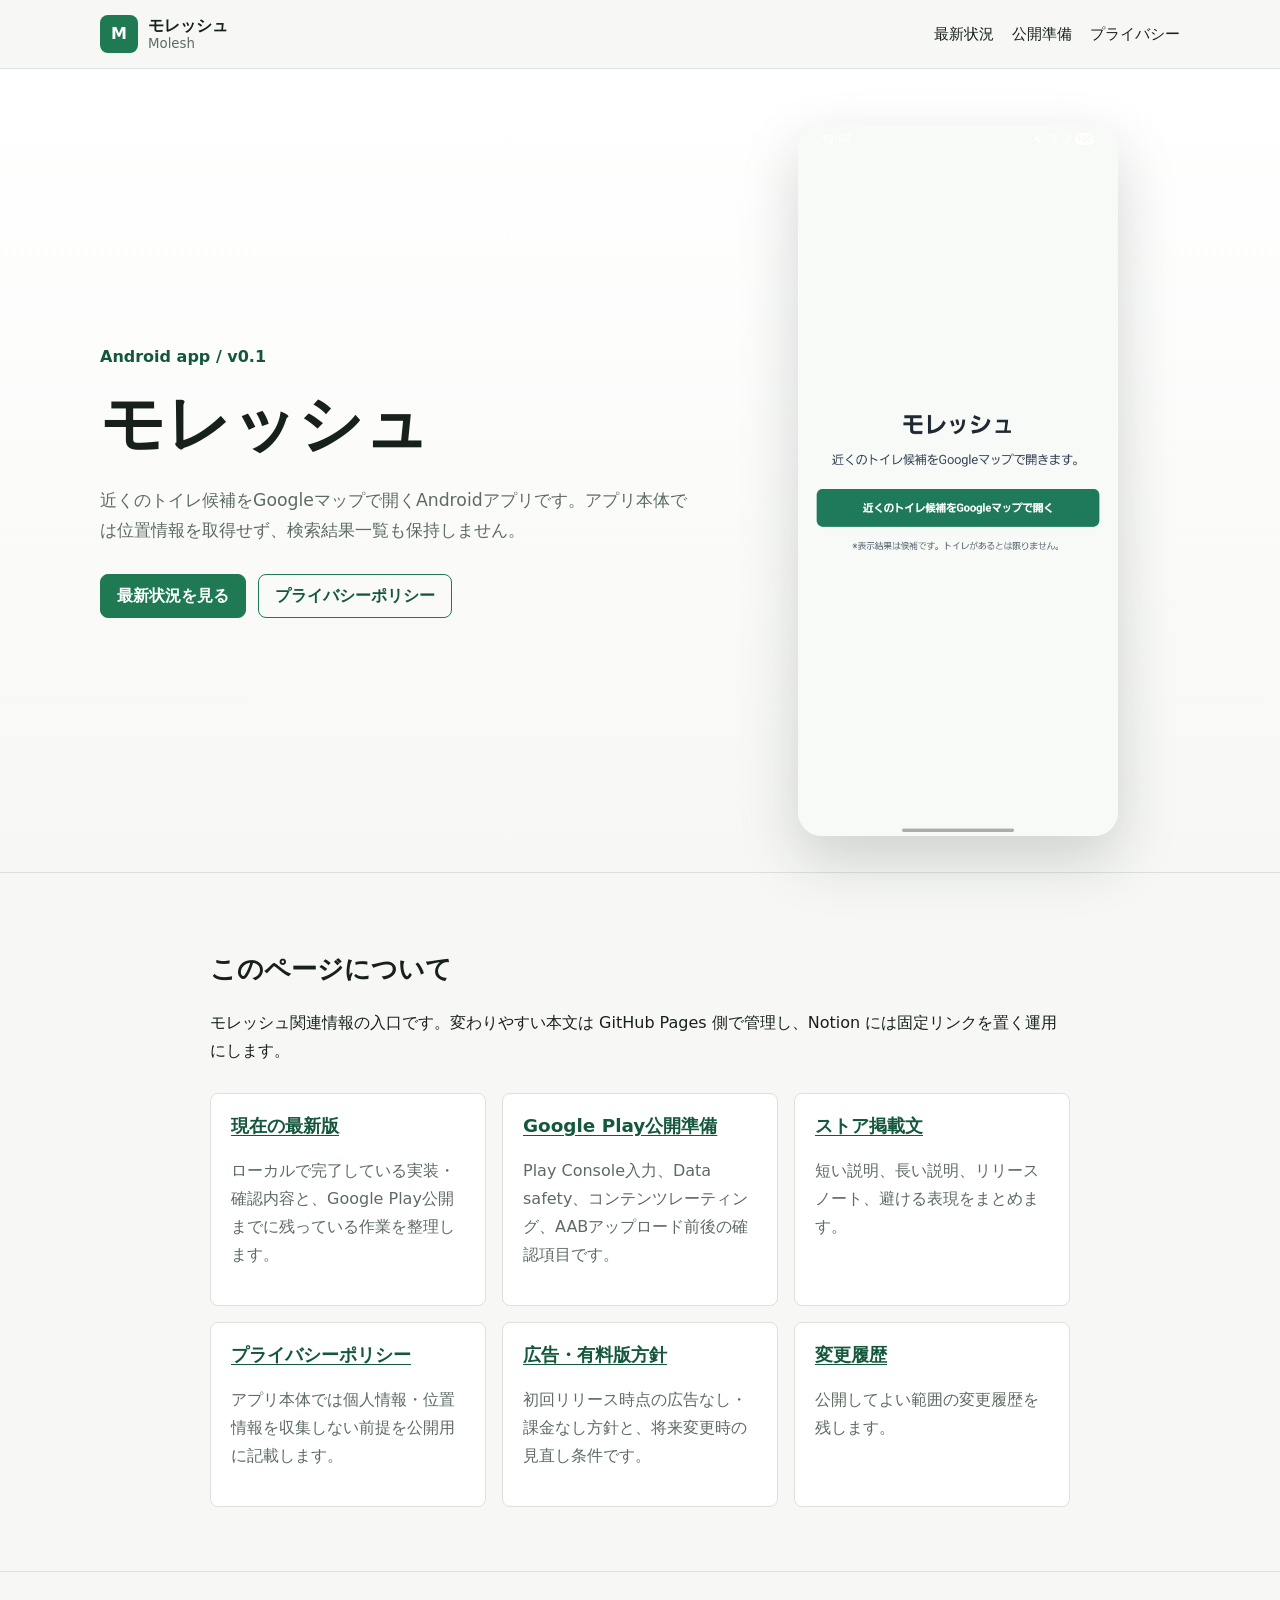
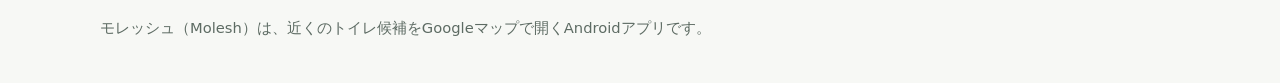
<file: molesh/index.html>
<!doctype html>
<html lang="ja">
<head>
  <meta charset="utf-8">
  <meta name="viewport" content="width=device-width, initial-scale=1">
  <title>モレッシュ HOME | モレッシュ（Molesh）</title>
  <meta name="description" content="モレッシュ関連情報の入口です。">
  <link rel="icon" href="/assets/favicon.svg" type="image/svg+xml">
  <link rel="stylesheet" href="/assets/css/style.css">
</head>
<body>
  <header class="site-header">
    <div class="wrap header-inner">
      <a class="brand" href="/molesh/" aria-label="モレッシュ HOME">
        <span class="brand-mark">M</span>
        <span>
          <strong>モレッシュ</strong>
          <small>Molesh</small>
        </span>
      </a>
      <nav class="site-nav" aria-label="主要ページ">
        <a href="/molesh/status/">最新状況</a>
        <a href="/molesh/google-play/">公開準備</a>
        <a href="/molesh/privacy-policy/">プライバシー</a>
      </nav>
    </div>
  </header>

  <main>
    <section class="hero">
  <div class="wrap hero-grid">
    <div>
      <p class="eyebrow">Android app / v0.1</p>
      <h1>モレッシュ</h1>
      <p class="lead">近くのトイレ候補をGoogleマップで開くAndroidアプリです。アプリ本体では位置情報を取得せず、検索結果一覧も保持しません。</p>
      <div class="actions">
        <a class="button" href="/molesh/status/">最新状況を見る</a>
        <a class="button secondary" href="/molesh/privacy-policy/">プライバシーポリシー</a>
      </div>
    </div>
    <img class="phone-shot" src="/store-assets/molesh-v0.1-main.png" alt="モレッシュ v0.1 のアプリ画面">
  </div>
</section>

<section class="content">
  <div class="wrap">
    <h2>このページについて</h2>
    <p>モレッシュ関連情報の入口です。変わりやすい本文は GitHub Pages 側で管理し、Notion には固定リンクを置く運用にします。</p>

    <div class="grid">
      <article class="card">
        <h3><a href="/molesh/status/">現在の最新版</a></h3>
        <p>ローカルで完了している実装・確認内容と、Google Play公開までに残っている作業を整理します。</p>
      </article>
      <article class="card">
        <h3><a href="/molesh/google-play/">Google Play公開準備</a></h3>
        <p>Play Console入力、Data safety、コンテンツレーティング、AABアップロード前後の確認項目です。</p>
      </article>
      <article class="card">
        <h3><a href="/molesh/store-listing/">ストア掲載文</a></h3>
        <p>短い説明、長い説明、リリースノート、避ける表現をまとめます。</p>
      </article>
      <article class="card">
        <h3><a href="/molesh/privacy-policy/">プライバシーポリシー</a></h3>
        <p>アプリ本体では個人情報・位置情報を収集しない前提を公開用に記載します。</p>
      </article>
      <article class="card">
        <h3><a href="/molesh/ads-plan/">広告・有料版方針</a></h3>
        <p>初回リリース時点の広告なし・課金なし方針と、将来変更時の見直し条件です。</p>
      </article>
      <article class="card">
        <h3><a href="/molesh/changelog/">変更履歴</a></h3>
        <p>公開してよい範囲の変更履歴を残します。</p>
      </article>
    </div>
  </div>
</section>

  </main>

  <footer class="site-footer">
    <div class="wrap">
      <p>モレッシュ（Molesh）は、近くのトイレ候補をGoogleマップで開くAndroidアプリです。</p>
    </div>
  </footer>
</body>
</html>
</file>
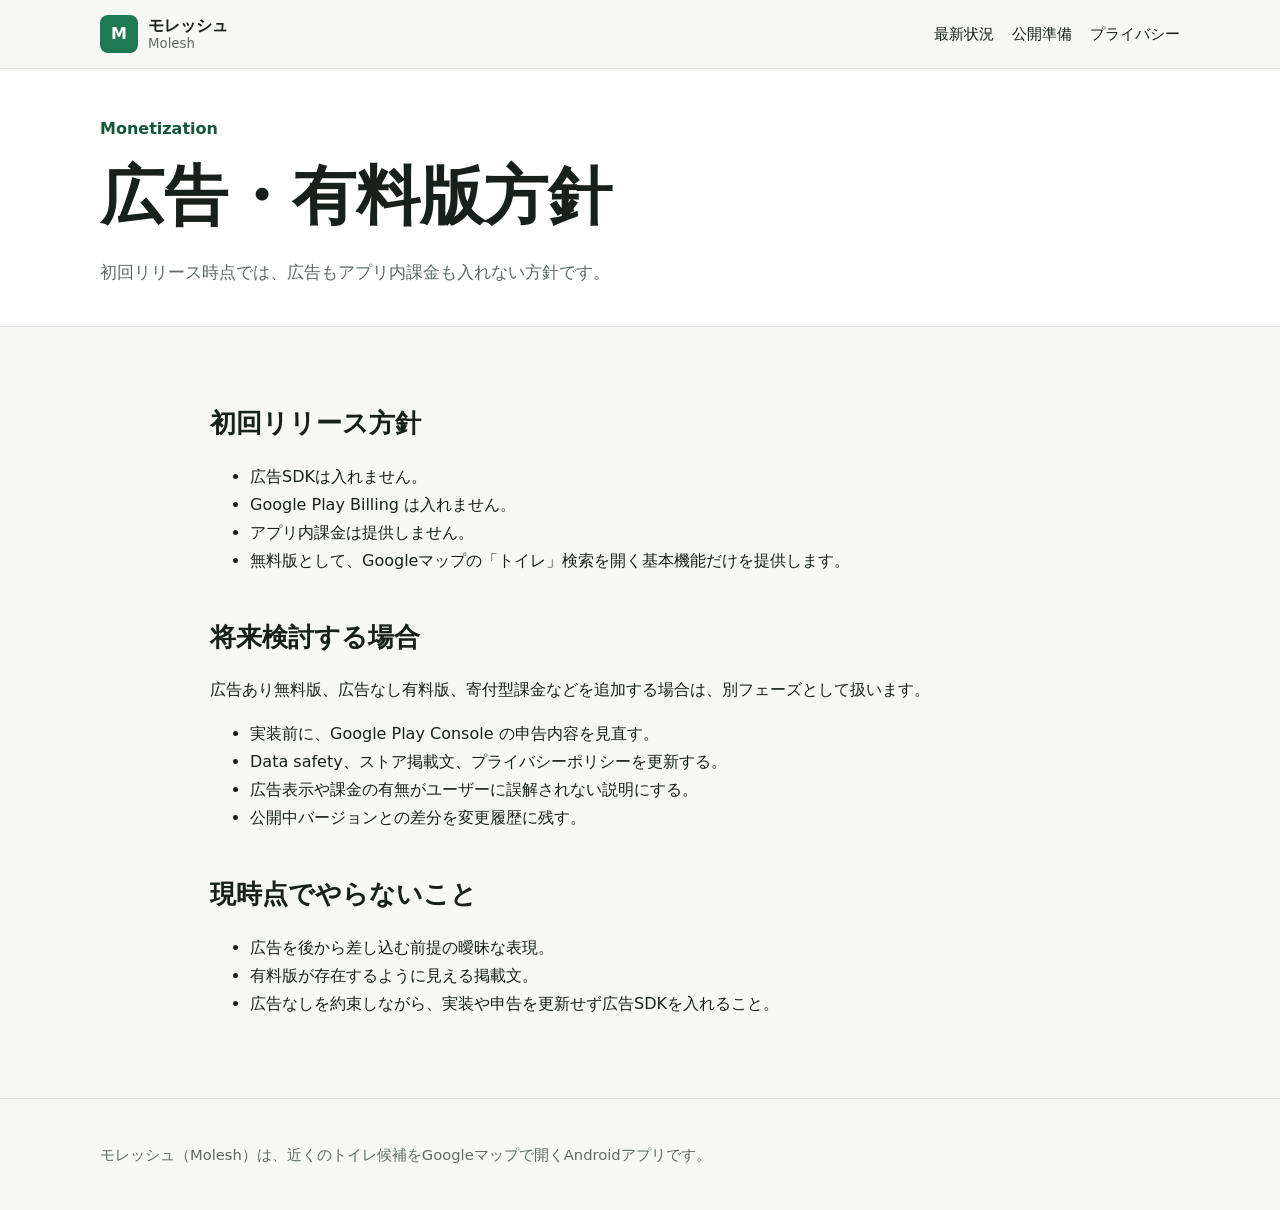
<file: molesh/ads-plan/index.html>
<!doctype html>
<html lang="ja">
<head>
  <meta charset="utf-8">
  <meta name="viewport" content="width=device-width, initial-scale=1">
  <title>広告・有料版方針 | モレッシュ（Molesh）</title>
  <meta name="description" content="モレッシュの広告と有料版に関する方針です。">
  <link rel="icon" href="/assets/favicon.svg" type="image/svg+xml">
  <link rel="stylesheet" href="/assets/css/style.css">
</head>
<body>
  <header class="site-header">
    <div class="wrap header-inner">
      <a class="brand" href="/molesh/" aria-label="モレッシュ HOME">
        <span class="brand-mark">M</span>
        <span>
          <strong>モレッシュ</strong>
          <small>Molesh</small>
        </span>
      </a>
      <nav class="site-nav" aria-label="主要ページ">
        <a href="/molesh/status/">最新状況</a>
        <a href="/molesh/google-play/">公開準備</a>
        <a href="/molesh/privacy-policy/">プライバシー</a>
      </nav>
    </div>
  </header>

  <main>
    <section class="page-title">
  <div class="wrap">
    <p class="eyebrow">Monetization</p>
    <h1>広告・有料版方針</h1>
    <p class="lead">初回リリース時点では、広告もアプリ内課金も入れない方針です。</p>
  </div>
</section>

<section class="content">
  <div class="wrap">
    <h2>初回リリース方針</h2>
    <ul>
      <li>広告SDKは入れません。</li>
      <li>Google Play Billing は入れません。</li>
      <li>アプリ内課金は提供しません。</li>
      <li>無料版として、Googleマップの「トイレ」検索を開く基本機能だけを提供します。</li>
    </ul>

    <h2>将来検討する場合</h2>
    <p>広告あり無料版、広告なし有料版、寄付型課金などを追加する場合は、別フェーズとして扱います。</p>
    <ul>
      <li>実装前に、Google Play Console の申告内容を見直す。</li>
      <li>Data safety、ストア掲載文、プライバシーポリシーを更新する。</li>
      <li>広告表示や課金の有無がユーザーに誤解されない説明にする。</li>
      <li>公開中バージョンとの差分を変更履歴に残す。</li>
    </ul>

    <h2>現時点でやらないこと</h2>
    <ul>
      <li>広告を後から差し込む前提の曖昧な表現。</li>
      <li>有料版が存在するように見える掲載文。</li>
      <li>広告なしを約束しながら、実装や申告を更新せず広告SDKを入れること。</li>
    </ul>
  </div>
</section>

  </main>

  <footer class="site-footer">
    <div class="wrap">
      <p>モレッシュ（Molesh）は、近くのトイレ候補をGoogleマップで開くAndroidアプリです。</p>
    </div>
  </footer>
</body>
</html>
</file>
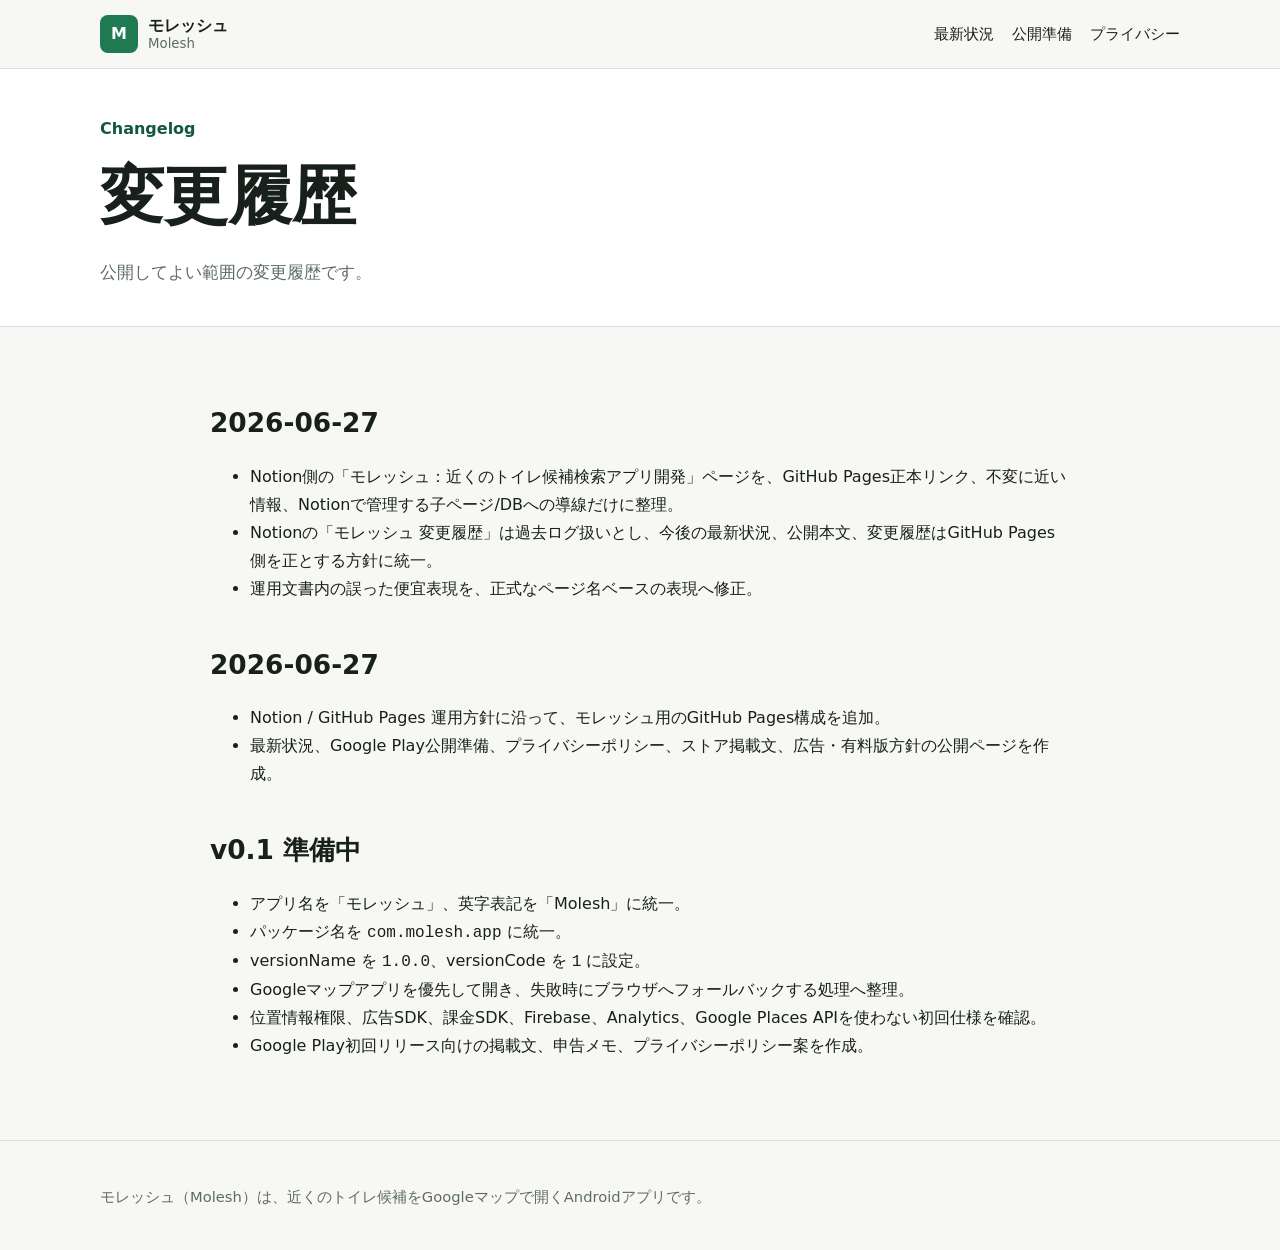
<file: molesh/changelog/index.html>
<!doctype html>
<html lang="ja">
<head>
  <meta charset="utf-8">
  <meta name="viewport" content="width=device-width, initial-scale=1">
  <title>変更履歴 | モレッシュ（Molesh）</title>
  <meta name="description" content="モレッシュの公開向け変更履歴です。">
  <link rel="icon" href="/assets/favicon.svg" type="image/svg+xml">
  <link rel="stylesheet" href="/assets/css/style.css">
</head>
<body>
  <header class="site-header">
    <div class="wrap header-inner">
      <a class="brand" href="/molesh/" aria-label="モレッシュ HOME">
        <span class="brand-mark">M</span>
        <span>
          <strong>モレッシュ</strong>
          <small>Molesh</small>
        </span>
      </a>
      <nav class="site-nav" aria-label="主要ページ">
        <a href="/molesh/status/">最新状況</a>
        <a href="/molesh/google-play/">公開準備</a>
        <a href="/molesh/privacy-policy/">プライバシー</a>
      </nav>
    </div>
  </header>

  <main>
    <section class="page-title">
  <div class="wrap">
    <p class="eyebrow">Changelog</p>
    <h1>変更履歴</h1>
    <p class="lead">公開してよい範囲の変更履歴です。</p>
  </div>
</section>

<section class="content">
  <div class="wrap">
    <h2>2026-06-27</h2>
    <ul>
      <li>Notion側の「モレッシュ：近くのトイレ候補検索アプリ開発」ページを、GitHub Pages正本リンク、不変に近い情報、Notionで管理する子ページ/DBへの導線だけに整理。</li>
      <li>Notionの「モレッシュ 変更履歴」は過去ログ扱いとし、今後の最新状況、公開本文、変更履歴はGitHub Pages側を正とする方針に統一。</li>
      <li>運用文書内の誤った便宜表現を、正式なページ名ベースの表現へ修正。</li>
    </ul>

    <h2>2026-06-27</h2>
    <ul>
      <li>Notion / GitHub Pages 運用方針に沿って、モレッシュ用のGitHub Pages構成を追加。</li>
      <li>最新状況、Google Play公開準備、プライバシーポリシー、ストア掲載文、広告・有料版方針の公開ページを作成。</li>
    </ul>

    <h2>v0.1 準備中</h2>
    <ul>
      <li>アプリ名を「モレッシュ」、英字表記を「Molesh」に統一。</li>
      <li>パッケージ名を <code>com.molesh.app</code> に統一。</li>
      <li>versionName を <code>1.0.0</code>、versionCode を <code>1</code> に設定。</li>
      <li>Googleマップアプリを優先して開き、失敗時にブラウザへフォールバックする処理へ整理。</li>
      <li>位置情報権限、広告SDK、課金SDK、Firebase、Analytics、Google Places APIを使わない初回仕様を確認。</li>
      <li>Google Play初回リリース向けの掲載文、申告メモ、プライバシーポリシー案を作成。</li>
    </ul>
  </div>
</section>

  </main>

  <footer class="site-footer">
    <div class="wrap">
      <p>モレッシュ（Molesh）は、近くのトイレ候補をGoogleマップで開くAndroidアプリです。</p>
    </div>
  </footer>
</body>
</html>
</file>
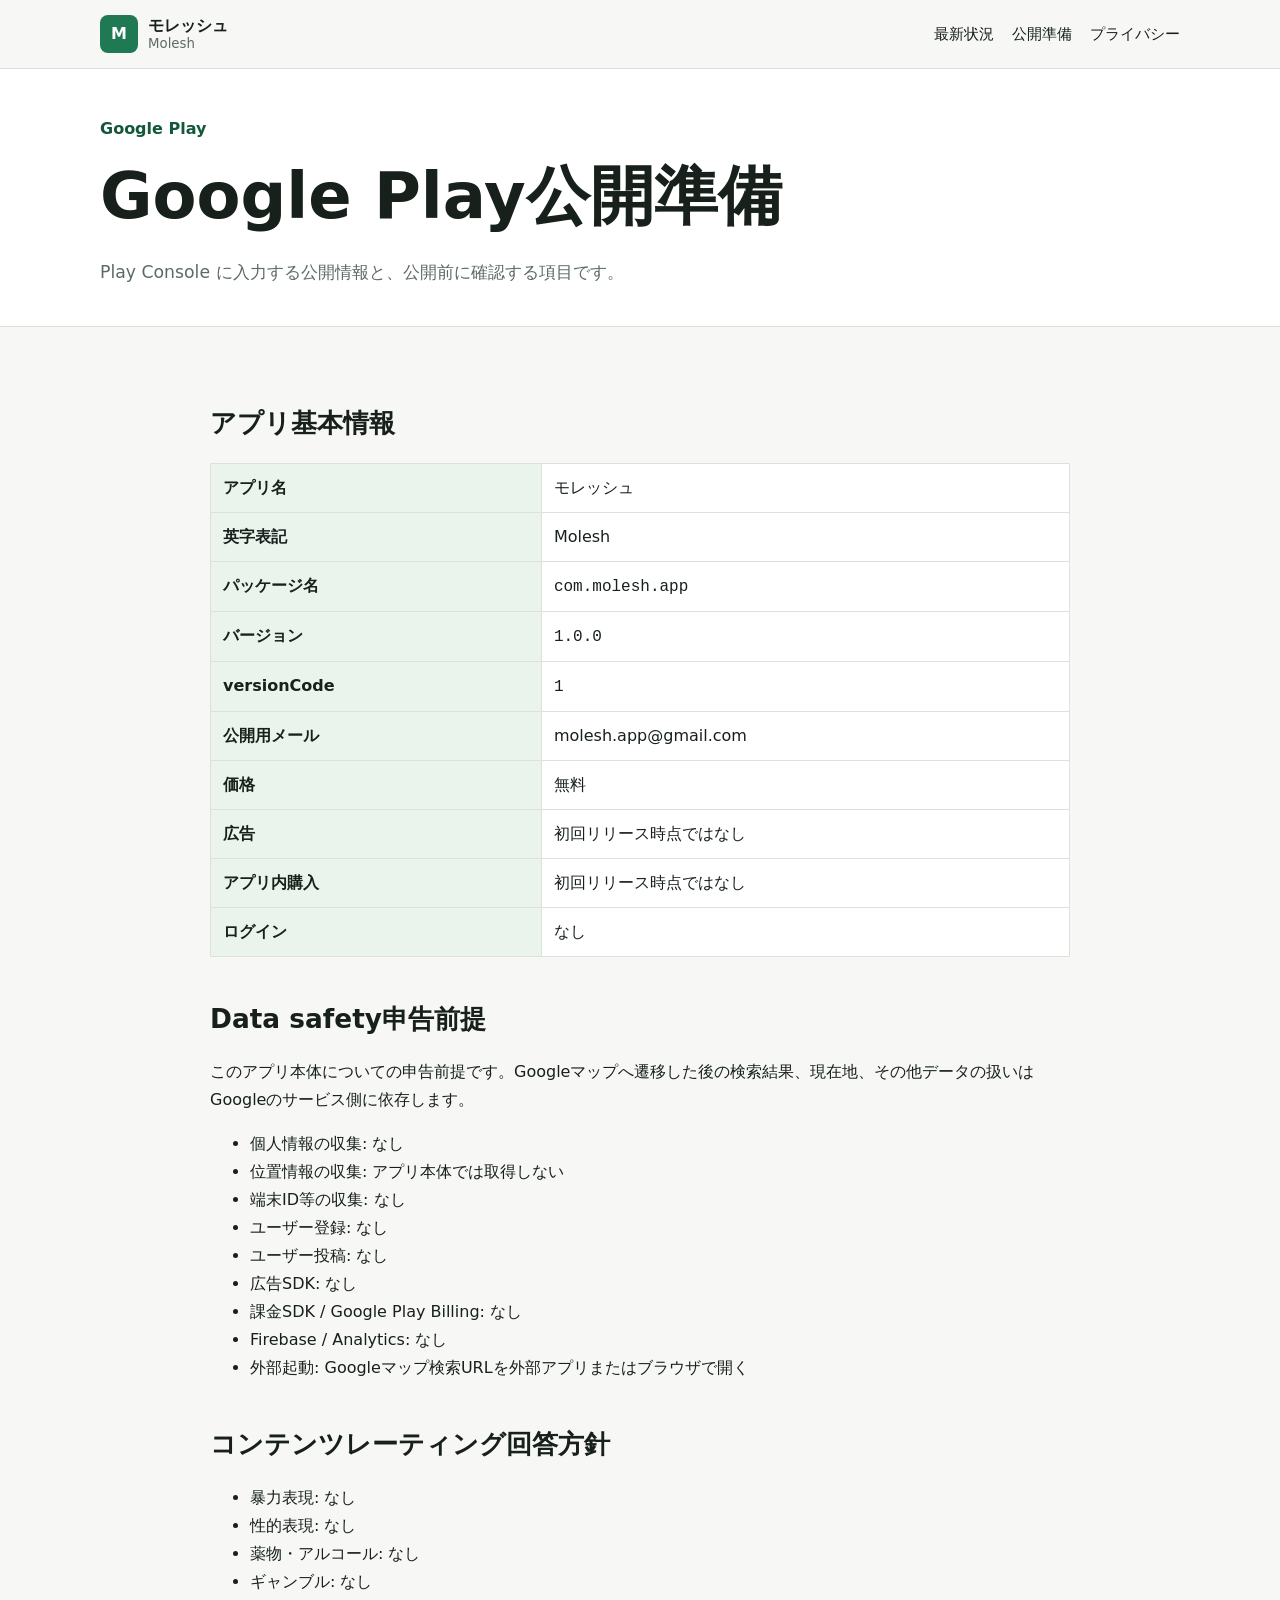
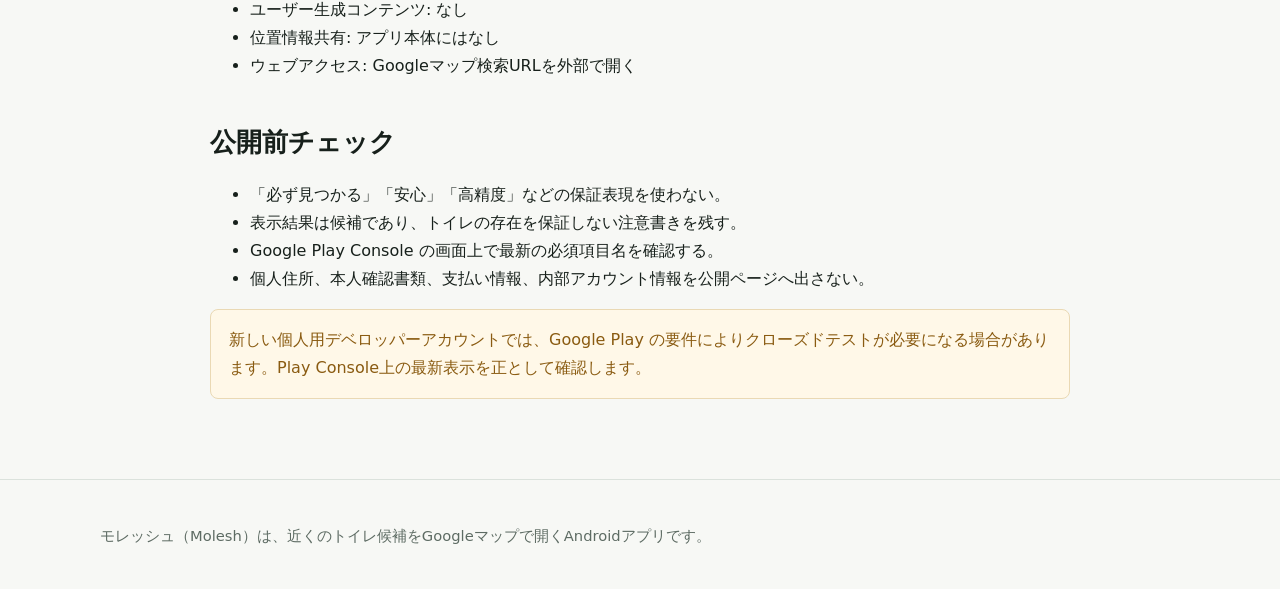
<file: molesh/google-play/index.html>
<!doctype html>
<html lang="ja">
<head>
  <meta charset="utf-8">
  <meta name="viewport" content="width=device-width, initial-scale=1">
  <title>Google Play公開準備 | モレッシュ（Molesh）</title>
  <meta name="description" content="モレッシュのGoogle Play公開準備メモです。">
  <link rel="icon" href="/assets/favicon.svg" type="image/svg+xml">
  <link rel="stylesheet" href="/assets/css/style.css">
</head>
<body>
  <header class="site-header">
    <div class="wrap header-inner">
      <a class="brand" href="/molesh/" aria-label="モレッシュ HOME">
        <span class="brand-mark">M</span>
        <span>
          <strong>モレッシュ</strong>
          <small>Molesh</small>
        </span>
      </a>
      <nav class="site-nav" aria-label="主要ページ">
        <a href="/molesh/status/">最新状況</a>
        <a href="/molesh/google-play/">公開準備</a>
        <a href="/molesh/privacy-policy/">プライバシー</a>
      </nav>
    </div>
  </header>

  <main>
    <section class="page-title">
  <div class="wrap">
    <p class="eyebrow">Google Play</p>
    <h1>Google Play公開準備</h1>
    <p class="lead">Play Console に入力する公開情報と、公開前に確認する項目です。</p>
  </div>
</section>

<section class="content">
  <div class="wrap">
    <h2>アプリ基本情報</h2>
    <table>
      <tbody>
        <tr><th>アプリ名</th><td>モレッシュ</td></tr>
        <tr><th>英字表記</th><td>Molesh</td></tr>
        <tr><th>パッケージ名</th><td><code>com.molesh.app</code></td></tr>
        <tr><th>バージョン</th><td><code>1.0.0</code></td></tr>
        <tr><th>versionCode</th><td><code>1</code></td></tr>
        <tr><th>公開用メール</th><td>molesh.app@gmail.com</td></tr>
        <tr><th>価格</th><td>無料</td></tr>
        <tr><th>広告</th><td>初回リリース時点ではなし</td></tr>
        <tr><th>アプリ内購入</th><td>初回リリース時点ではなし</td></tr>
        <tr><th>ログイン</th><td>なし</td></tr>
      </tbody>
    </table>

    <h2>Data safety申告前提</h2>
    <p>このアプリ本体についての申告前提です。Googleマップへ遷移した後の検索結果、現在地、その他データの扱いはGoogleのサービス側に依存します。</p>
    <ul>
      <li>個人情報の収集: なし</li>
      <li>位置情報の収集: アプリ本体では取得しない</li>
      <li>端末ID等の収集: なし</li>
      <li>ユーザー登録: なし</li>
      <li>ユーザー投稿: なし</li>
      <li>広告SDK: なし</li>
      <li>課金SDK / Google Play Billing: なし</li>
      <li>Firebase / Analytics: なし</li>
      <li>外部起動: Googleマップ検索URLを外部アプリまたはブラウザで開く</li>
    </ul>

    <h2>コンテンツレーティング回答方針</h2>
    <ul>
      <li>暴力表現: なし</li>
      <li>性的表現: なし</li>
      <li>薬物・アルコール: なし</li>
      <li>ギャンブル: なし</li>
      <li>ユーザー生成コンテンツ: なし</li>
      <li>位置情報共有: アプリ本体にはなし</li>
      <li>ウェブアクセス: Googleマップ検索URLを外部で開く</li>
    </ul>

    <h2>公開前チェック</h2>
    <ul>
      <li>「必ず見つかる」「安心」「高精度」などの保証表現を使わない。</li>
      <li>表示結果は候補であり、トイレの存在を保証しない注意書きを残す。</li>
      <li>Google Play Console の画面上で最新の必須項目名を確認する。</li>
      <li>個人住所、本人確認書類、支払い情報、内部アカウント情報を公開ページへ出さない。</li>
    </ul>

    <p class="note">新しい個人用デベロッパーアカウントでは、Google Play の要件によりクローズドテストが必要になる場合があります。Play Console上の最新表示を正として確認します。</p>
  </div>
</section>

  </main>

  <footer class="site-footer">
    <div class="wrap">
      <p>モレッシュ（Molesh）は、近くのトイレ候補をGoogleマップで開くAndroidアプリです。</p>
    </div>
  </footer>
</body>
</html>
</file>
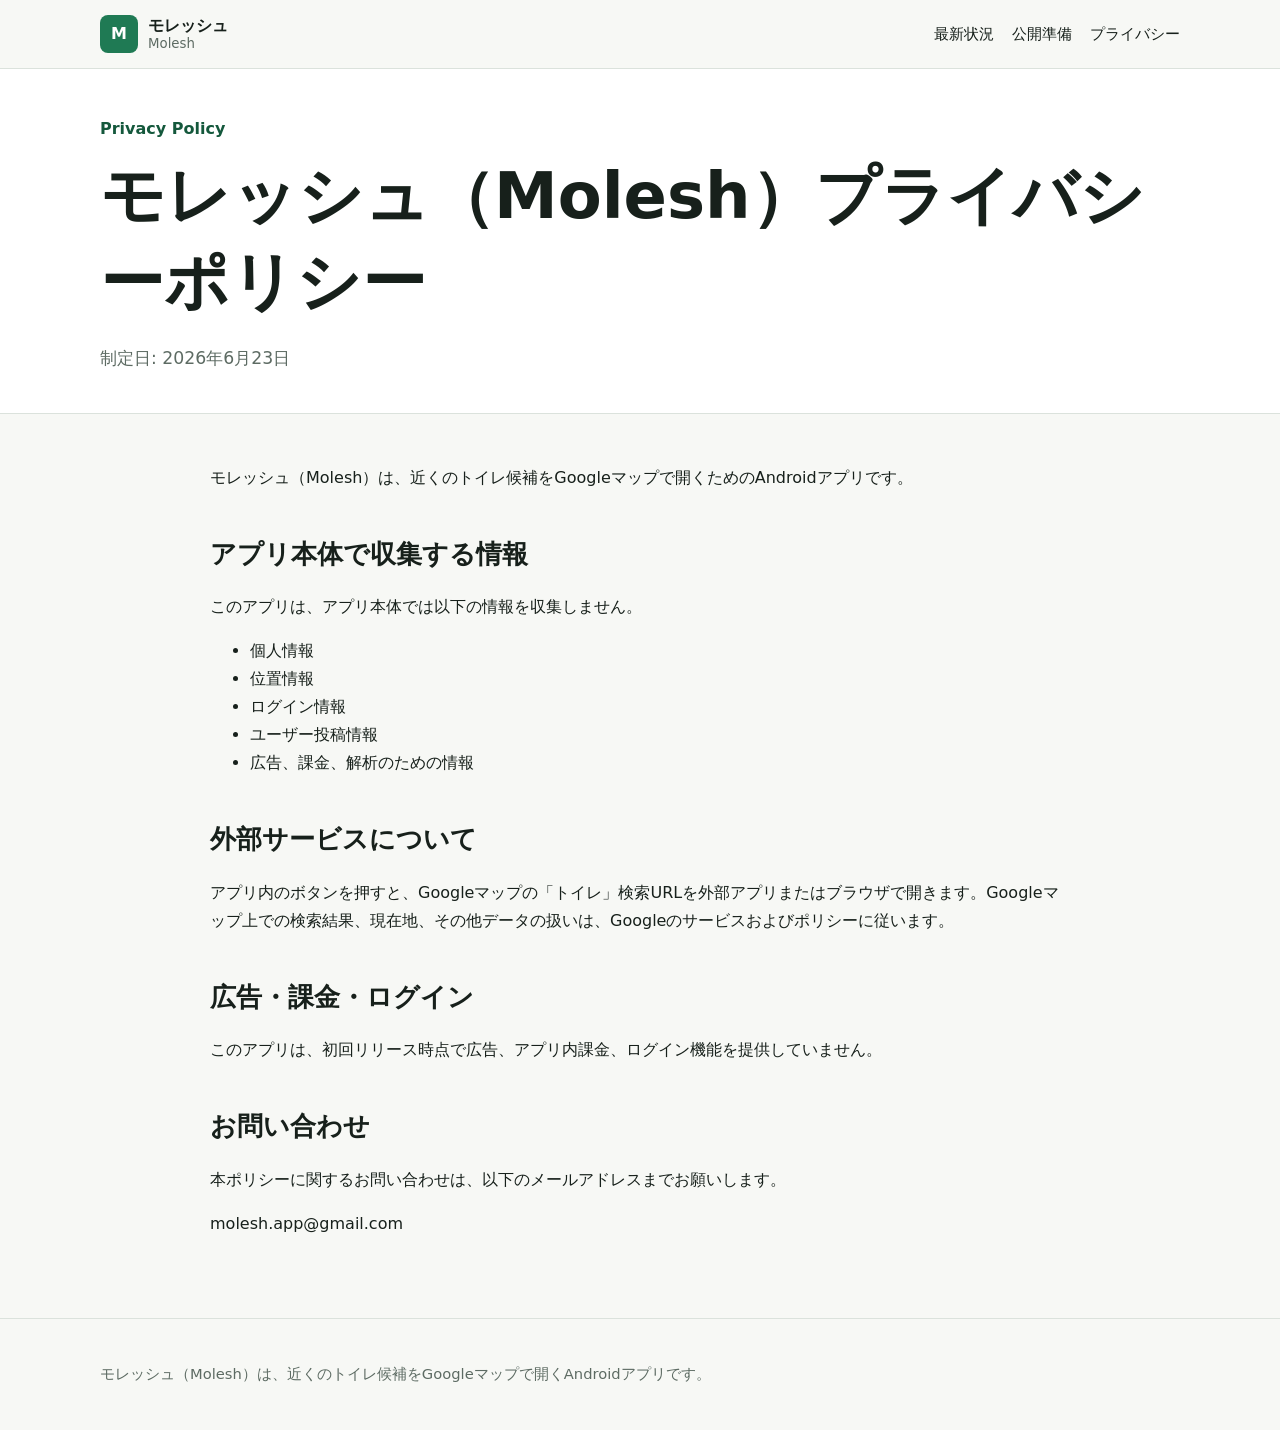
<file: molesh/privacy-policy/index.html>
<!doctype html>
<html lang="ja">
<head>
  <meta charset="utf-8">
  <meta name="viewport" content="width=device-width, initial-scale=1">
  <title>プライバシーポリシー | モレッシュ（Molesh）</title>
  <meta name="description" content="モレッシュのプライバシーポリシーです。">
  <link rel="icon" href="/assets/favicon.svg" type="image/svg+xml">
  <link rel="stylesheet" href="/assets/css/style.css">
</head>
<body>
  <header class="site-header">
    <div class="wrap header-inner">
      <a class="brand" href="/molesh/" aria-label="モレッシュ HOME">
        <span class="brand-mark">M</span>
        <span>
          <strong>モレッシュ</strong>
          <small>Molesh</small>
        </span>
      </a>
      <nav class="site-nav" aria-label="主要ページ">
        <a href="/molesh/status/">最新状況</a>
        <a href="/molesh/google-play/">公開準備</a>
        <a href="/molesh/privacy-policy/">プライバシー</a>
      </nav>
    </div>
  </header>

  <main>
    <section class="page-title">
  <div class="wrap">
    <p class="eyebrow">Privacy Policy</p>
    <h1>モレッシュ（Molesh）プライバシーポリシー</h1>
    <p class="lead">制定日: 2026年6月23日</p>
  </div>
</section>

<section class="content">
  <div class="wrap">
    <p>モレッシュ（Molesh）は、近くのトイレ候補をGoogleマップで開くためのAndroidアプリです。</p>

    <h2>アプリ本体で収集する情報</h2>
    <p>このアプリは、アプリ本体では以下の情報を収集しません。</p>
    <ul>
      <li>個人情報</li>
      <li>位置情報</li>
      <li>ログイン情報</li>
      <li>ユーザー投稿情報</li>
      <li>広告、課金、解析のための情報</li>
    </ul>

    <h2>外部サービスについて</h2>
    <p>アプリ内のボタンを押すと、Googleマップの「トイレ」検索URLを外部アプリまたはブラウザで開きます。Googleマップ上での検索結果、現在地、その他データの扱いは、Googleのサービスおよびポリシーに従います。</p>

    <h2>広告・課金・ログイン</h2>
    <p>このアプリは、初回リリース時点で広告、アプリ内課金、ログイン機能を提供していません。</p>

    <h2>お問い合わせ</h2>
    <p>本ポリシーに関するお問い合わせは、以下のメールアドレスまでお願いします。</p>
    <p>molesh.app@gmail.com</p>
  </div>
</section>

  </main>

  <footer class="site-footer">
    <div class="wrap">
      <p>モレッシュ（Molesh）は、近くのトイレ候補をGoogleマップで開くAndroidアプリです。</p>
    </div>
  </footer>
</body>
</html>
</file>
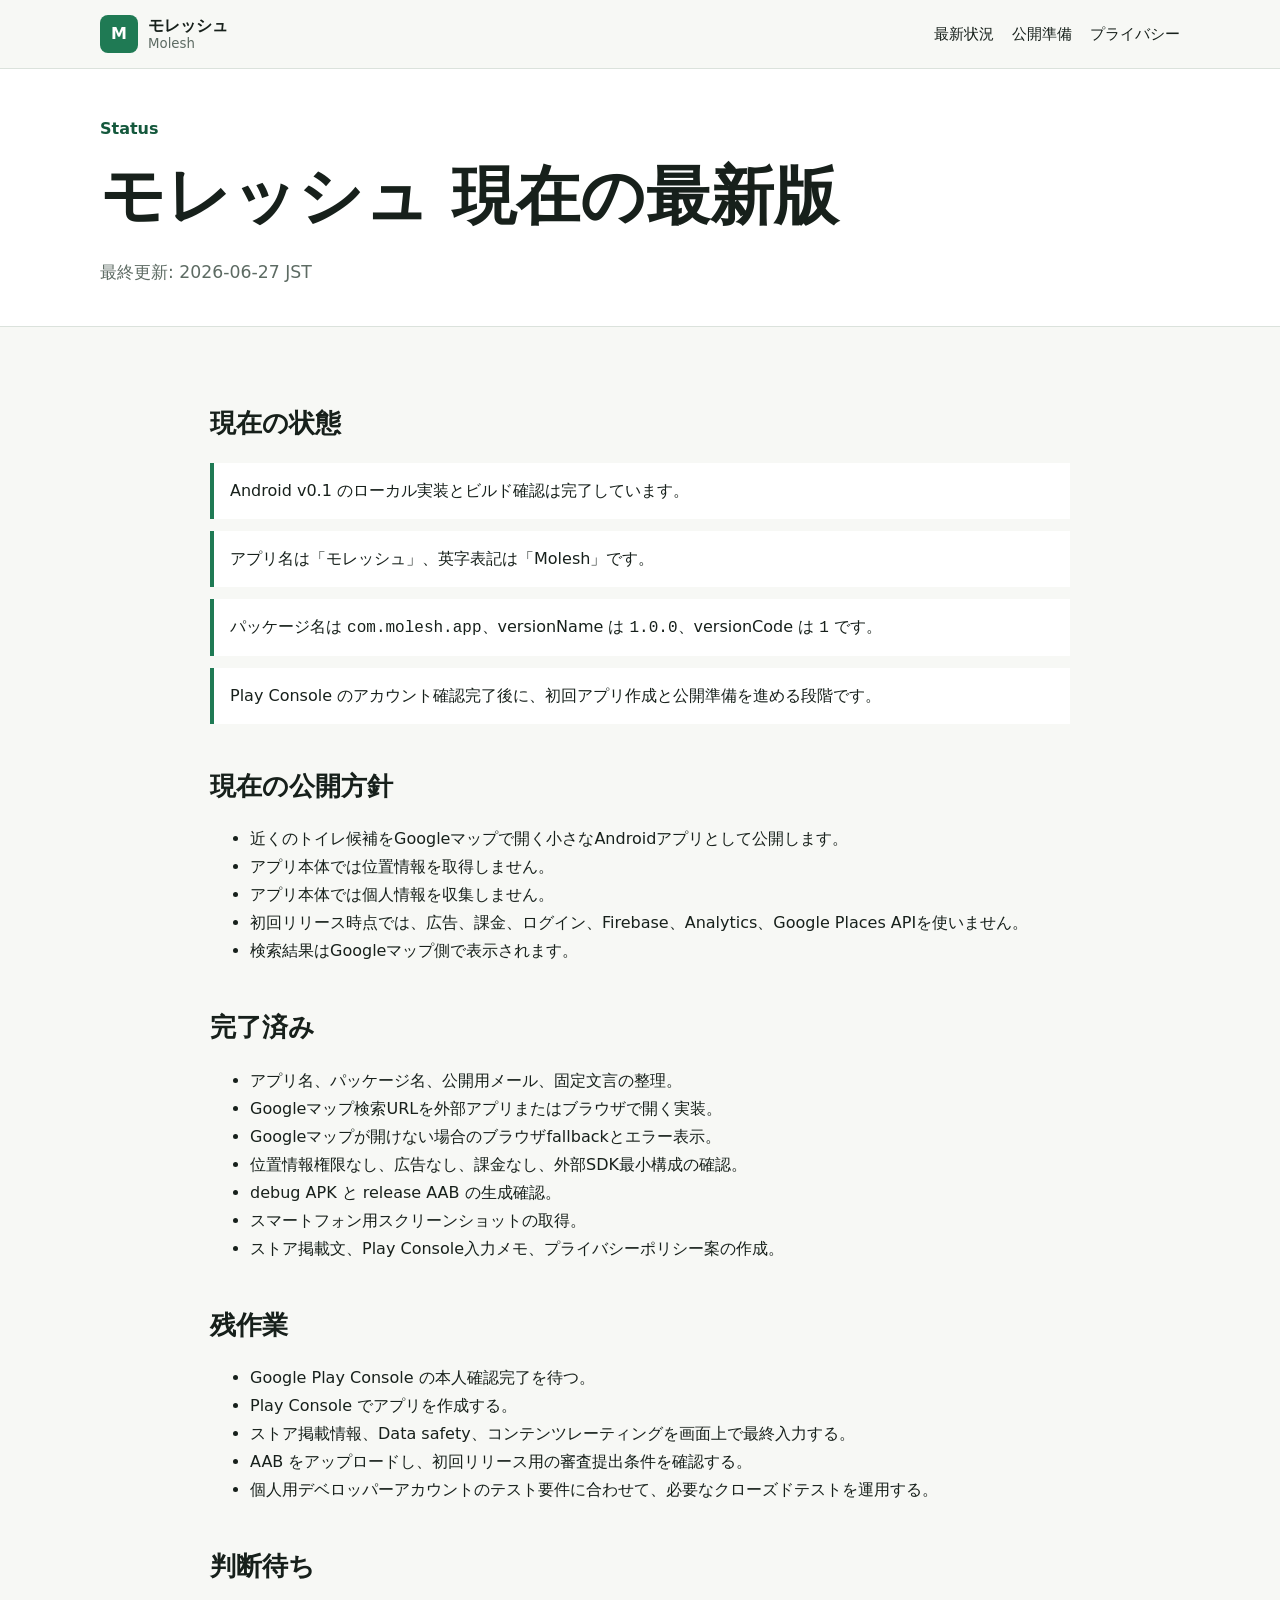
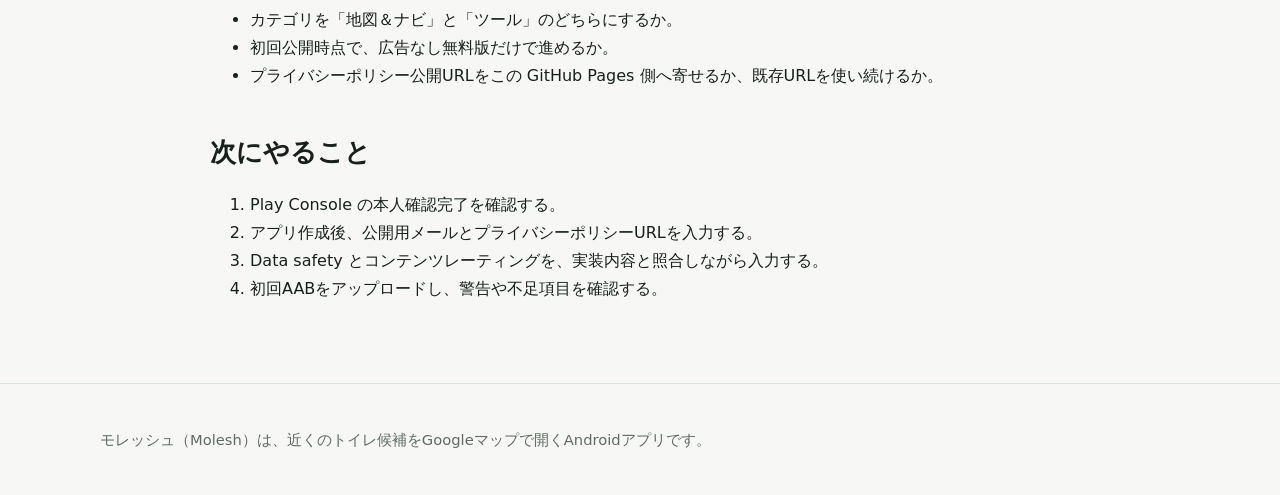
<file: molesh/status/index.html>
<!doctype html>
<html lang="ja">
<head>
  <meta charset="utf-8">
  <meta name="viewport" content="width=device-width, initial-scale=1">
  <title>モレッシュ 現在の最新版 | モレッシュ（Molesh）</title>
  <meta name="description" content="モレッシュの現在状況です。">
  <link rel="icon" href="/assets/favicon.svg" type="image/svg+xml">
  <link rel="stylesheet" href="/assets/css/style.css">
</head>
<body>
  <header class="site-header">
    <div class="wrap header-inner">
      <a class="brand" href="/molesh/" aria-label="モレッシュ HOME">
        <span class="brand-mark">M</span>
        <span>
          <strong>モレッシュ</strong>
          <small>Molesh</small>
        </span>
      </a>
      <nav class="site-nav" aria-label="主要ページ">
        <a href="/molesh/status/">最新状況</a>
        <a href="/molesh/google-play/">公開準備</a>
        <a href="/molesh/privacy-policy/">プライバシー</a>
      </nav>
    </div>
  </header>

  <main>
    <section class="page-title">
  <div class="wrap">
    <p class="eyebrow">Status</p>
    <h1>モレッシュ 現在の最新版</h1>
    <p class="lead">最終更新: 2026-06-27 JST</p>
  </div>
</section>

<section class="content">
  <div class="wrap">
    <h2>現在の状態</h2>
    <ul class="status-list">
      <li>Android v0.1 のローカル実装とビルド確認は完了しています。</li>
      <li>アプリ名は「モレッシュ」、英字表記は「Molesh」です。</li>
      <li>パッケージ名は <code>com.molesh.app</code>、versionName は <code>1.0.0</code>、versionCode は <code>1</code> です。</li>
      <li>Play Console のアカウント確認完了後に、初回アプリ作成と公開準備を進める段階です。</li>
    </ul>

    <h2>現在の公開方針</h2>
    <ul>
      <li>近くのトイレ候補をGoogleマップで開く小さなAndroidアプリとして公開します。</li>
      <li>アプリ本体では位置情報を取得しません。</li>
      <li>アプリ本体では個人情報を収集しません。</li>
      <li>初回リリース時点では、広告、課金、ログイン、Firebase、Analytics、Google Places APIを使いません。</li>
      <li>検索結果はGoogleマップ側で表示されます。</li>
    </ul>

    <h2>完了済み</h2>
    <ul>
      <li>アプリ名、パッケージ名、公開用メール、固定文言の整理。</li>
      <li>Googleマップ検索URLを外部アプリまたはブラウザで開く実装。</li>
      <li>Googleマップが開けない場合のブラウザfallbackとエラー表示。</li>
      <li>位置情報権限なし、広告なし、課金なし、外部SDK最小構成の確認。</li>
      <li>debug APK と release AAB の生成確認。</li>
      <li>スマートフォン用スクリーンショットの取得。</li>
      <li>ストア掲載文、Play Console入力メモ、プライバシーポリシー案の作成。</li>
    </ul>

    <h2>残作業</h2>
    <ul>
      <li>Google Play Console の本人確認完了を待つ。</li>
      <li>Play Console でアプリを作成する。</li>
      <li>ストア掲載情報、Data safety、コンテンツレーティングを画面上で最終入力する。</li>
      <li>AAB をアップロードし、初回リリース用の審査提出条件を確認する。</li>
      <li>個人用デベロッパーアカウントのテスト要件に合わせて、必要なクローズドテストを運用する。</li>
    </ul>

    <h2>判断待ち</h2>
    <ul>
      <li>カテゴリを「地図＆ナビ」と「ツール」のどちらにするか。</li>
      <li>初回公開時点で、広告なし無料版だけで進めるか。</li>
      <li>プライバシーポリシー公開URLをこの GitHub Pages 側へ寄せるか、既存URLを使い続けるか。</li>
    </ul>

    <h2>次にやること</h2>
    <ol>
      <li>Play Console の本人確認完了を確認する。</li>
      <li>アプリ作成後、公開用メールとプライバシーポリシーURLを入力する。</li>
      <li>Data safety とコンテンツレーティングを、実装内容と照合しながら入力する。</li>
      <li>初回AABをアップロードし、警告や不足項目を確認する。</li>
    </ol>
  </div>
</section>

  </main>

  <footer class="site-footer">
    <div class="wrap">
      <p>モレッシュ（Molesh）は、近くのトイレ候補をGoogleマップで開くAndroidアプリです。</p>
    </div>
  </footer>
</body>
</html>
</file>
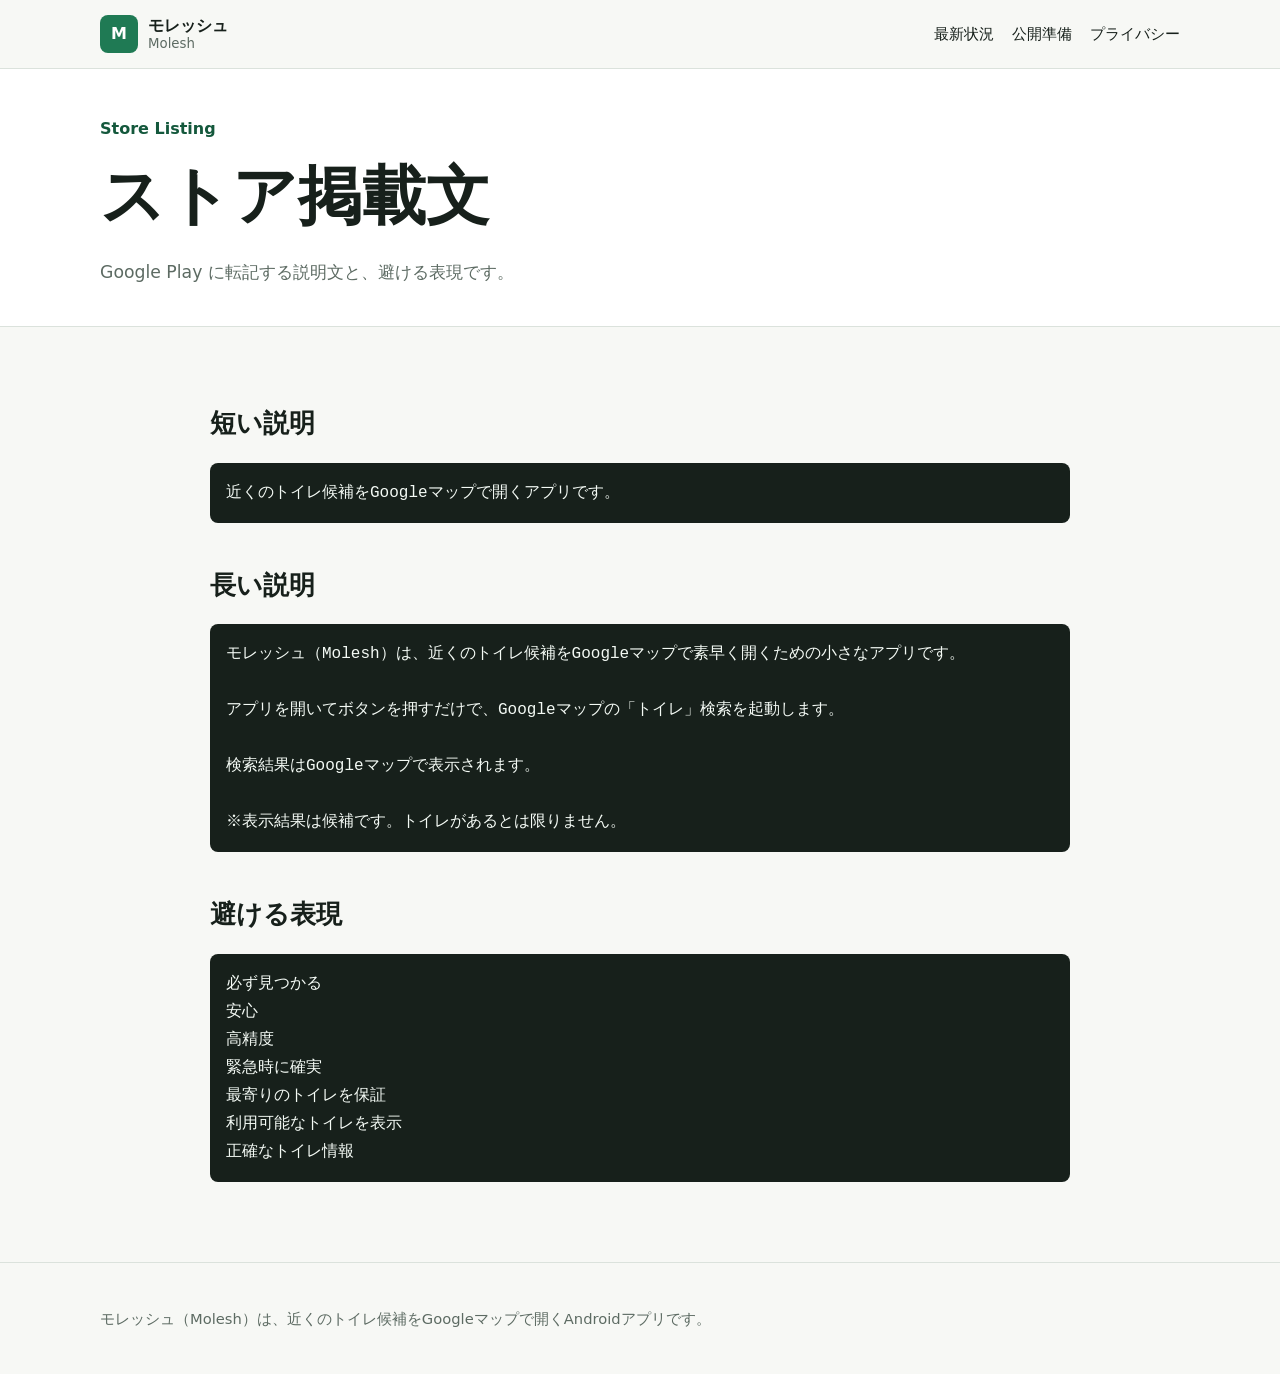
<file: molesh/store-listing/index.html>
<!doctype html>
<html lang="ja">
<head>
  <meta charset="utf-8">
  <meta name="viewport" content="width=device-width, initial-scale=1">
  <title>ストア掲載文 | モレッシュ（Molesh）</title>
  <meta name="description" content="モレッシュのGoogle Play掲載文です。">
  <link rel="icon" href="/assets/favicon.svg" type="image/svg+xml">
  <link rel="stylesheet" href="/assets/css/style.css">
</head>
<body>
  <header class="site-header">
    <div class="wrap header-inner">
      <a class="brand" href="/molesh/" aria-label="モレッシュ HOME">
        <span class="brand-mark">M</span>
        <span>
          <strong>モレッシュ</strong>
          <small>Molesh</small>
        </span>
      </a>
      <nav class="site-nav" aria-label="主要ページ">
        <a href="/molesh/status/">最新状況</a>
        <a href="/molesh/google-play/">公開準備</a>
        <a href="/molesh/privacy-policy/">プライバシー</a>
      </nav>
    </div>
  </header>

  <main>
    <section class="page-title">
  <div class="wrap">
    <p class="eyebrow">Store Listing</p>
    <h1>ストア掲載文</h1>
    <p class="lead">Google Play に転記する説明文と、避ける表現です。</p>
  </div>
</section>

<section class="content">
  <div class="wrap">
    <h2>短い説明</h2>
    <pre><code>近くのトイレ候補をGoogleマップで開くアプリです。</code></pre>

    <h2>長い説明</h2>
    <pre><code>モレッシュ（Molesh）は、近くのトイレ候補をGoogleマップで素早く開くための小さなアプリです。

アプリを開いてボタンを押すだけで、Googleマップの「トイレ」検索を起動します。

検索結果はGoogleマップで表示されます。

※表示結果は候補です。トイレがあるとは限りません。</code></pre>

    <h2>避ける表現</h2>
    <pre><code>必ず見つかる
安心
高精度
緊急時に確実
最寄りのトイレを保証
利用可能なトイレを表示
正確なトイレ情報</code></pre>
  </div>
</section>

  </main>

  <footer class="site-footer">
    <div class="wrap">
      <p>モレッシュ（Molesh）は、近くのトイレ候補をGoogleマップで開くAndroidアプリです。</p>
    </div>
  </footer>
</body>
</html>
</file>
<file: assets/css/style.css>
:root {
  color-scheme: light;
  --bg: #f7f8f5;
  --panel: #ffffff;
  --text: #17201b;
  --muted: #5d6b63;
  --line: #dbe2dc;
  --accent: #1f7a54;
  --accent-dark: #14583c;
  --soft: #eaf3ec;
  --warn: #8a5b11;
}

* {
  box-sizing: border-box;
}

body {
  margin: 0;
  background: var(--bg);
  color: var(--text);
  font-family: system-ui, -apple-system, BlinkMacSystemFont, "Segoe UI", sans-serif;
  line-height: 1.75;
}

a {
  color: var(--accent-dark);
  text-underline-offset: 0.18em;
}

.wrap {
  width: min(1080px, calc(100% - 32px));
  margin: 0 auto;
}

.site-header {
  position: sticky;
  top: 0;
  z-index: 10;
  background: rgba(247, 248, 245, 0.94);
  border-bottom: 1px solid var(--line);
  backdrop-filter: blur(14px);
}

.header-inner {
  display: flex;
  align-items: center;
  justify-content: space-between;
  gap: 16px;
  min-height: 68px;
}

.brand {
  display: inline-flex;
  align-items: center;
  gap: 10px;
  color: var(--text);
  text-decoration: none;
}

.brand-mark {
  display: grid;
  place-items: center;
  width: 38px;
  height: 38px;
  border-radius: 8px;
  background: var(--accent);
  color: #ffffff;
  font-weight: 800;
}

.brand strong,
.brand small {
  display: block;
  line-height: 1.2;
}

.brand small {
  color: var(--muted);
}

.site-nav {
  display: flex;
  flex-wrap: wrap;
  justify-content: flex-end;
  gap: 8px 18px;
  font-size: 0.95rem;
}

.site-nav a {
  color: var(--text);
  text-decoration: none;
}

.site-nav a:hover {
  color: var(--accent-dark);
  text-decoration: underline;
}

.hero {
  padding: 56px 0 36px;
  border-bottom: 1px solid var(--line);
  background: linear-gradient(180deg, #ffffff 0%, var(--bg) 100%);
}

.hero-grid {
  display: grid;
  grid-template-columns: minmax(0, 1.15fr) minmax(260px, 0.85fr);
  gap: 36px;
  align-items: center;
}

.eyebrow {
  color: var(--accent-dark);
  font-weight: 700;
  margin: 0 0 10px;
}

h1,
h2,
h3 {
  line-height: 1.35;
  letter-spacing: 0;
}

h1 {
  margin: 0;
  font-size: clamp(2rem, 7vw, 4rem);
}

h2 {
  margin-top: 44px;
  font-size: 1.65rem;
}

h3 {
  margin-top: 28px;
  font-size: 1.15rem;
}

.lead {
  max-width: 700px;
  color: var(--muted);
  font-size: 1.08rem;
}

.actions {
  display: flex;
  flex-wrap: wrap;
  gap: 12px;
  margin-top: 28px;
}

.button {
  display: inline-flex;
  align-items: center;
  justify-content: center;
  min-height: 44px;
  padding: 0 16px;
  border: 1px solid var(--accent);
  border-radius: 8px;
  background: var(--accent);
  color: #ffffff;
  font-weight: 700;
  text-decoration: none;
}

.button.secondary {
  background: transparent;
  color: var(--accent-dark);
}

.phone-shot {
  width: min(100%, 320px);
  margin: 0 auto;
  display: block;
  border-radius: 24px;
  box-shadow: 0 24px 60px rgba(23, 32, 27, 0.18);
}

.content {
  padding: 34px 0 64px;
}

.content > .wrap {
  max-width: 860px;
}

.page-title {
  padding: 46px 0 22px;
  border-bottom: 1px solid var(--line);
  background: #ffffff;
}

.grid {
  display: grid;
  grid-template-columns: repeat(3, minmax(0, 1fr));
  gap: 16px;
  margin-top: 28px;
}

.card {
  min-height: 100%;
  padding: 20px;
  border: 1px solid var(--line);
  border-radius: 8px;
  background: var(--panel);
}

.card h3 {
  margin-top: 0;
}

.card p {
  color: var(--muted);
}

.status-list {
  display: grid;
  gap: 12px;
  padding: 0;
  list-style: none;
}

.status-list li {
  padding: 14px 16px;
  border-left: 4px solid var(--accent);
  background: var(--panel);
}

.note {
  padding: 16px 18px;
  border: 1px solid #ead9b4;
  border-radius: 8px;
  background: #fff8e8;
  color: var(--warn);
}

table {
  width: 100%;
  border-collapse: collapse;
  margin: 18px 0;
  background: var(--panel);
}

th,
td {
  padding: 10px 12px;
  border: 1px solid var(--line);
  text-align: left;
  vertical-align: top;
}

th {
  background: var(--soft);
}

code,
pre {
  font-family: ui-monospace, SFMono-Regular, Menlo, Consolas, monospace;
}

pre {
  overflow-x: auto;
  padding: 16px;
  border-radius: 8px;
  background: #17201b;
  color: #f4faf5;
}

.site-footer {
  padding: 28px 0;
  border-top: 1px solid var(--line);
  color: var(--muted);
  font-size: 0.92rem;
}

@media (max-width: 760px) {
  .header-inner {
    align-items: flex-start;
    flex-direction: column;
    padding: 12px 0;
  }

  .site-nav {
    justify-content: flex-start;
  }

  .hero-grid,
  .grid {
    grid-template-columns: 1fr;
  }

  .hero {
    padding-top: 36px;
  }
}
</file>
